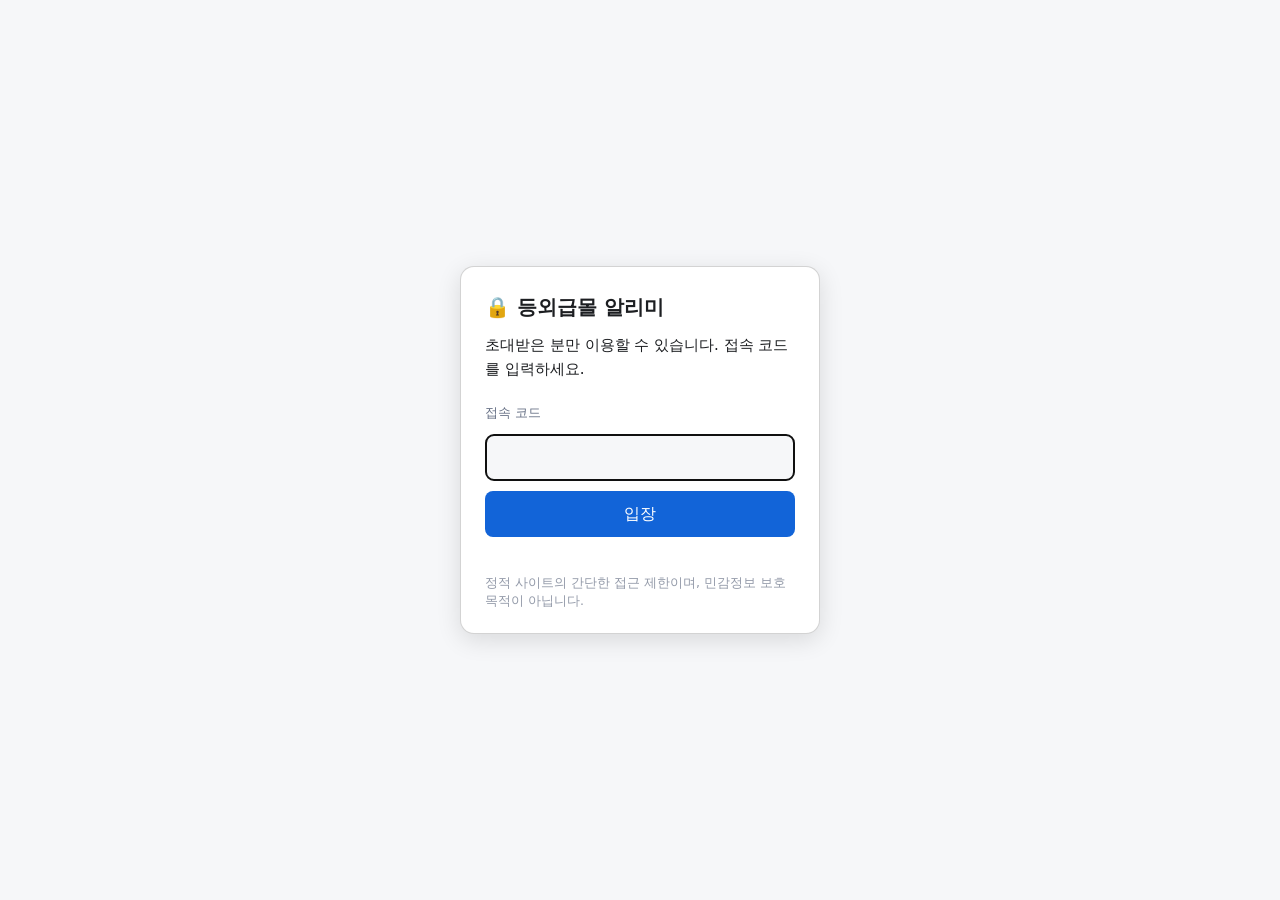
<file: docs/index.html>
<!doctype html>
<html lang="ko" class="auth-locked">
<head>
<meta charset="utf-8">
<meta name="viewport" content="width=device-width, initial-scale=1">
<title>등외급몰 알리미</title>
<meta name="description" content="삼성전자 등외급몰의 관심 물품이 올라오면 이메일로 알려드립니다.">
<link rel="stylesheet" href="style.css">
<script src="assets/site.js"></script>
</head>
<body>
<noscript><p style="padding:24px">이 페이지는 JavaScript가 필요합니다.</p></noscript>
<header id="site-header"></header>
<main id="main">
  <h1>🏠 홈</h1>
  <p class="sub">관심 키워드와 일치하는 등외급 물품이 올라오면 Gmail로 알려드립니다. 현재 상태를 한눈에 확인하세요.</p>

  <div id="banners"></div>

  <div class="stats" id="stats" aria-live="polite">
    <div class="stat"><div class="label">불러오는 중…</div></div>
  </div>

  <aside class="notice" role="note">
    <strong>📅 등외급 제품 정기 등록 시간</strong>
    <span>매주 <b>화요일·목요일 오전 00:00 ~ 12:00</b></span>
    <small>등재 시간에는 등외급몰이 로그인을 막기 때문에, 알리미는 등재가 끝난 뒤부터 확인합니다. <a href="schedule.html">확인 스케줄 보기</a></small>
  </aside>

  <section>
    <div class="link-row"><h2>카테고리별 현재 물품</h2><a href="results.html">전체 결과 보기 →</a></div>
    <div class="chips" id="categories"><span class="hint">불러오는 중…</span></div>
  </section>

  <section>
    <div class="link-row"><h2>🆕 새로 올라온 물품</h2><a href="results.html?new=1">NEW만 보기 →</a></div>
    <div id="new-items"><span class="hint">불러오는 중…</span></div>
  </section>

  <section>
    <h2>바로가기</h2>
    <div class="cards">
      <a href="keywords.html"><b>🏷️ 관심 키워드 관리</b><span>알림받을 키워드를 추가·삭제하고 저장합니다.</span></a>
      <a href="results.html"><b>📋 확인 결과</b><span>검색·카테고리·가격순으로 현재 물품을 살펴봅니다.</span></a>
      <a href="guide.html"><b>📖 이용 가이드</b><span>등급·구매 대상·수량 제한·문의처를 확인합니다.</span></a>
      <a href="schedule.html"><b>🗓️ 운영 안내</b><span>자동 확인 시각과 문제 해결 방법을 봅니다.</span></a>
    </div>
  </section>
</main>
<footer id="site-footer"></footer>
<script type="module" src="js/home.js"></script>
</body>
</html>
</file>
<file: docs/style.css>
:root{--bg:#f6f7f9;--fg:#1c1e21;--card:#fff;--line:#dde1e6;--accent:#1264d8;--mut:#667085;--soft:#eef4ff;
  --ok:#12805c;--warn:#b54708;--warn-bg:#fff4e5;--warn-line:#f7c27a;--danger:#d92d20}
@media (prefers-color-scheme:dark){:root{--bg:#14171b;--fg:#e8eaed;--card:#1d2127;--line:#2f353d;--accent:#5b9bff;--mut:#9aa4b2;--soft:#1b2a44;
  --ok:#4ade80;--warn:#fdb022;--warn-bg:#3a2a10;--warn-line:#6b4a14;--danger:#f97066}}
*{box-sizing:border-box}
html{scroll-behavior:smooth}
body{margin:0;background:var(--bg);color:var(--fg);font:15px/1.6 system-ui,-apple-system,"Noto Sans KR",sans-serif}
a{color:var(--accent)}
[hidden]{display:none!important}
h1{margin:0 0 4px;font-size:24px}h2{font-size:17px;margin:0 0 12px}h3{font-size:15px;margin:0 0 8px}
.sub,.hint{color:var(--mut);margin:0 0 12px}
small{color:var(--mut)}
main{max-width:960px;margin:0 auto;padding:20px 16px 48px}
main.guide{max-width:780px}

/* ---- 공통 메뉴 */
.skip{position:absolute;left:-999px;top:0;background:var(--accent);color:#fff;padding:8px 12px;z-index:50}
.skip:focus{left:8px;top:8px}
.site-header{position:sticky;top:0;z-index:20;background:var(--card);border-bottom:1px solid var(--line)}
.site-header .bar{max-width:960px;margin:0 auto;display:flex;align-items:center;gap:8px 16px;padding:8px 16px}
.brand{font-weight:800;color:var(--fg);text-decoration:none;white-space:nowrap}
.nav{display:flex;gap:4px;overflow-x:auto;scrollbar-width:thin;flex:1}
.nav a{padding:7px 12px;border-radius:999px;color:var(--fg);text-decoration:none;white-space:nowrap;font-size:14px}
.nav a:hover{background:var(--soft)}
.nav a[aria-current=page]{background:var(--accent);color:#fff;font-weight:600}
.site-footer{max-width:960px;margin:0 auto;padding:20px 16px 32px;text-align:center;font-size:13px;color:var(--mut);line-height:2}
.site-footer a{color:var(--accent)}
@media (max-width:720px){.site-header .bar{flex-wrap:wrap}.nav{flex-basis:100%;padding-bottom:2px}}

/* ---- 카드/섹션/폼 */
section{background:var(--card);border:1px solid var(--line);border-radius:12px;padding:16px;margin-top:16px}
input,select{padding:10px;border:1px solid var(--line);border-radius:8px;background:var(--bg);color:var(--fg);font:inherit}
input{width:100%}
label{display:block;margin-top:12px;color:var(--mut);font-size:13px}label input{margin-top:4px}
button{padding:10px 16px;border:0;border-radius:8px;background:var(--accent);color:#fff;font:inherit;cursor:pointer;white-space:nowrap}
button:disabled{opacity:.5;cursor:not-allowed}
button.ghost{background:transparent;color:var(--accent);border:1px solid var(--accent)}
button.danger{background:transparent;color:var(--danger);border:1px solid var(--danger)}
.row{display:flex;gap:8px;margin-top:12px;flex-wrap:wrap;align-items:center}
form.inline{display:flex;gap:8px}
.msg{min-height:1.4em;margin:12px 0 0}
.msg.err{color:var(--danger)}.msg.ok{color:var(--ok)}
.tag{display:inline-block;background:var(--accent);color:#fff;border-radius:10px;padding:0 8px;font-size:12px}
.new{display:inline-block;background:#d92d20;color:#fff;border-radius:4px;padding:0 5px;font-size:11px;font-weight:700}
.page-head{display:flex;justify-content:space-between;align-items:flex-start;gap:12px;flex-wrap:wrap}

/* ---- 안내/경고 */
.notice{display:flex;flex-direction:column;gap:2px;margin-top:16px;padding:12px 16px;border:1px solid var(--accent);border-left-width:4px;border-radius:12px;background:var(--card)}
.banner{margin-top:16px;padding:12px 16px;border-radius:12px;border:1px solid var(--line);background:var(--card)}
.banner.warn{background:var(--warn-bg);border-color:var(--warn-line);color:var(--fg)}
.banner.warn strong{color:var(--warn)}

/* ---- 대시보드 */
.stats{display:grid;grid-template-columns:repeat(auto-fit,minmax(170px,1fr));gap:12px;margin-top:16px}
.stat{background:var(--card);border:1px solid var(--line);border-radius:12px;padding:14px 16px;text-decoration:none;color:var(--fg);display:block}
a.stat:hover{border-color:var(--accent)}
.stat .label{font-size:13px;color:var(--mut)}
.stat .value{font-size:26px;font-weight:800;line-height:1.3}
.stat .value.sm{font-size:19px;line-height:1.6;padding:3px 0}
.stat .detail{font-size:12px;color:var(--mut)}
.stat.hot .value{color:#d92d20}
.chips{display:flex;flex-wrap:wrap;gap:8px;margin-top:8px}
.chip{display:inline-flex;align-items:center;gap:6px;padding:6px 12px;border:1px solid var(--line);border-radius:999px;background:var(--bg);color:var(--fg);text-decoration:none;font-size:14px}
a.chip:hover{border-color:var(--accent);color:var(--accent)}
.chip b{color:var(--accent)}
.chip.kw{background:var(--soft);border-color:var(--accent)}
.chip.kw button{padding:0 4px;background:transparent;color:var(--mut);font-size:15px;line-height:1}
.chip.kw button:hover{color:var(--danger)}
.chip.suggest{border-style:dashed;cursor:pointer}
.mini{display:flex;gap:12px;align-items:center;padding:10px 0;border-bottom:1px solid var(--line)}
.mini:last-child{border-bottom:0}
.mini .thumb{width:56px;height:56px}
.mini a.name{color:var(--fg);font-weight:600;text-decoration:none}
.mini a.name:hover{text-decoration:underline;color:var(--accent)}
.mini .meta{margin-left:auto;text-align:right;white-space:nowrap}
.link-row{display:flex;justify-content:space-between;align-items:center;gap:8px;flex-wrap:wrap}
.cards{display:grid;grid-template-columns:repeat(auto-fit,minmax(220px,1fr));gap:12px;margin-top:12px}
.cards a{display:block;padding:14px 16px;border:1px solid var(--line);border-radius:12px;text-decoration:none;color:var(--fg);background:var(--bg)}
.cards a:hover{border-color:var(--accent)}
.cards a b{display:block;margin-bottom:2px}
.cards a span{font-size:13px;color:var(--mut)}

/* ---- 확인 결과 게시판 */
.filters{display:grid;grid-template-columns:2fr 1fr 1fr;gap:8px;margin-top:8px}
.filters .full{grid-column:1/-1}
.filters label{margin:0}
.checks{display:flex;gap:16px;align-items:center;flex-wrap:wrap}
.checks label{display:inline-flex;gap:6px;align-items:center;margin:0;color:var(--fg);font-size:14px}
.checks input{width:auto}
.board-bar{display:flex;justify-content:space-between;align-items:center;gap:8px;margin:12px 0 8px;font-size:14px;color:var(--mut);flex-wrap:wrap}
.board-bar select{width:auto;padding:6px 8px}
.table-wrap{overflow-x:auto}
.board{width:100%;border-collapse:collapse;font-size:14px}
.board th{padding:8px;border-top:2px solid var(--fg);border-bottom:1px solid var(--line);text-align:left;white-space:nowrap}
.board td{padding:10px 8px;border-bottom:1px solid var(--line);vertical-align:middle}
.board .num{width:56px;text-align:center;color:var(--mut)}
.board .cat{white-space:nowrap}
.board .price,.board .date{white-space:nowrap}
.pwrap{display:flex;gap:10px;align-items:center;min-width:240px}
.thumb{width:56px;height:56px;flex:none;border-radius:6px;background:var(--bg);overflow:hidden}
.thumb img{width:100%;height:100%;object-fit:cover;display:block}
.ptxt small{display:block;margin-top:2px}
.board .prod a{color:var(--fg);font-weight:600;text-decoration:none}
.board .prod a:hover{text-decoration:underline;color:var(--accent)}
.board .empty{text-align:center;color:var(--mut);padding:24px}
.pager{display:flex;justify-content:center;flex-wrap:wrap;gap:4px;margin-top:14px}
.pager button{min-width:36px;padding:6px 10px;background:transparent;color:var(--fg);border:1px solid var(--line)}
.pager button.on{background:var(--accent);color:#fff;border-color:var(--accent)}
.pager button:disabled{opacity:.4;cursor:default}
.pager .gap{align-self:center;color:var(--mut)}

/* ---- 가이드/운영 안내 */
.back{margin:0 0 8px;font-size:14px}
.toc{display:flex;flex-wrap:wrap;gap:6px 14px;align-items:center;margin-top:16px;padding:12px 16px;border:1px solid var(--line);border-radius:12px;background:var(--card);font-size:14px}
.toc strong{margin-right:4px}
.doc section h2{padding-bottom:8px;border-bottom:2px solid var(--fg)}
.doc section p{margin:8px 0}
.doc section[id]{scroll-margin-top:72px}
.doc ol,.doc ul.plain{margin:8px 0;padding-left:22px}
.doc ul.plain li{margin:4px 0}
.guide .note,.doc .note{color:var(--mut);font-size:14px}
.sub-note{color:var(--mut);font-size:13px}
.blind{position:absolute;width:1px;height:1px;overflow:hidden;clip:rect(0 0 0 0)}
.grid{width:100%;border-collapse:collapse;margin-top:10px;font-size:14px}
.grid th,.grid td{padding:10px 12px;border:1px solid var(--line);vertical-align:top;text-align:left}
.grid thead th{background:var(--bg);text-align:center}
.grid tbody th{background:var(--bg);white-space:nowrap;font-weight:600}
.grid ul{margin:0;padding-left:18px;list-style:disc}
.grid li{display:list-item;padding:2px 0}
.grid .pct{display:block;text-align:center;font-weight:700;color:var(--accent)}
.doc details,.guide details{border:1px solid var(--line);border-radius:10px;padding:10px 14px;margin-top:8px}
.doc summary,.guide summary{cursor:pointer;font-weight:600}
code{background:var(--bg);border:1px solid var(--line);border-radius:4px;padding:0 4px;font-size:13px}

@media (max-width:640px){
  .filters{grid-template-columns:1fr}
  .board thead{display:none}
  .board,.board tbody,.board tr,.board td{display:block;width:100%}
  .board tr{border-bottom:1px solid var(--line);padding:8px 0}
  .board td{border:0;padding:3px 0}
  .board .num{width:auto;text-align:left}
  .board .num::before,.board .cat::before,.board .price::before,.board .mprice::before,.board .date::before{content:attr(data-label) " · ";color:var(--mut)}
  .board .cat{white-space:normal}
  .pwrap{min-width:0}
  .mini .meta{white-space:normal}
  .grid thead{display:none}
  .grid,.grid tbody,.grid tr,.grid th,.grid td{display:block;width:100%}
  .grid tr{margin-top:10px;border:1px solid var(--line);border-radius:10px;overflow:hidden}
  .grid th,.grid td{border:0;border-bottom:1px solid var(--line);white-space:normal}
  .grid tr>*:last-child{border-bottom:0}
  .grid td[data-label]::before,.grid th[data-label]::before{content:attr(data-label);display:block;margin-bottom:2px;font-size:12px;font-weight:600;color:var(--mut)}
}

.reply{margin:10px 0;padding:12px 16px;border-left:4px solid var(--accent);background:var(--soft);border-radius:0 10px 10px 0;font-weight:600}
.reply-full{margin-top:8px;color:var(--mut);font-size:14px}
.reply-full p{margin:0 0 10px}
.fresh-note{margin:-6px 0 8px;font-size:13px;color:var(--mut)}
.fresh-note.warn{color:var(--warn);font-weight:600}

/* ---- 직원가 / 판매가 컬럼 */
.board th small{display:block;font-weight:400;font-size:11px;color:var(--mut)}
.board .mprice{white-space:nowrap}
.board .mprice small{display:block;color:var(--mut);font-size:12px}
.board .mprice a{font-weight:600;text-decoration:none}
.board .mprice a:hover{text-decoration:underline}
.board .save{color:var(--ok);font-weight:700}
.muted{color:var(--mut)}

/* ---- 접근 제한 (assets/site.js) */
html.auth-locked body > *:not(#auth-gate):not(noscript) { display: none !important; }
#auth-gate { min-height: 100vh; display: flex; align-items: center; justify-content: center; padding: 16px; }
.auth-card { width: 100%; max-width: 360px; background: var(--card, #fff); color: inherit; border: 1px solid rgba(128,128,128,.35); border-radius: 14px; padding: 24px; box-shadow: 0 6px 24px rgba(0,0,0,.12); display: grid; gap: 10px; }
.auth-card h1 { margin: 0; font-size: 1.25rem; }
.auth-card p { margin: 0; }
.auth-card input { width: 100%; padding: 10px; font-size: 1rem; box-sizing: border-box; }
.auth-card button { padding: 10px; font-size: 1rem; cursor: pointer; }
.auth-card small { opacity: .7; line-height: 1.4; }
.auth-msg { color: #c62828; min-height: 1.2em; font-size: .9rem; }
#auth-lock { position: fixed; right: 12px; bottom: 12px; z-index: 50; padding: 6px 10px; font-size: .8rem; opacity: .75; cursor: pointer; }
#auth-lock:hover { opacity: 1; }
@media (prefers-color-scheme: dark) { .auth-card { background: #1e1f22; } .auth-msg { color: #ff8a80; } }
</file>
